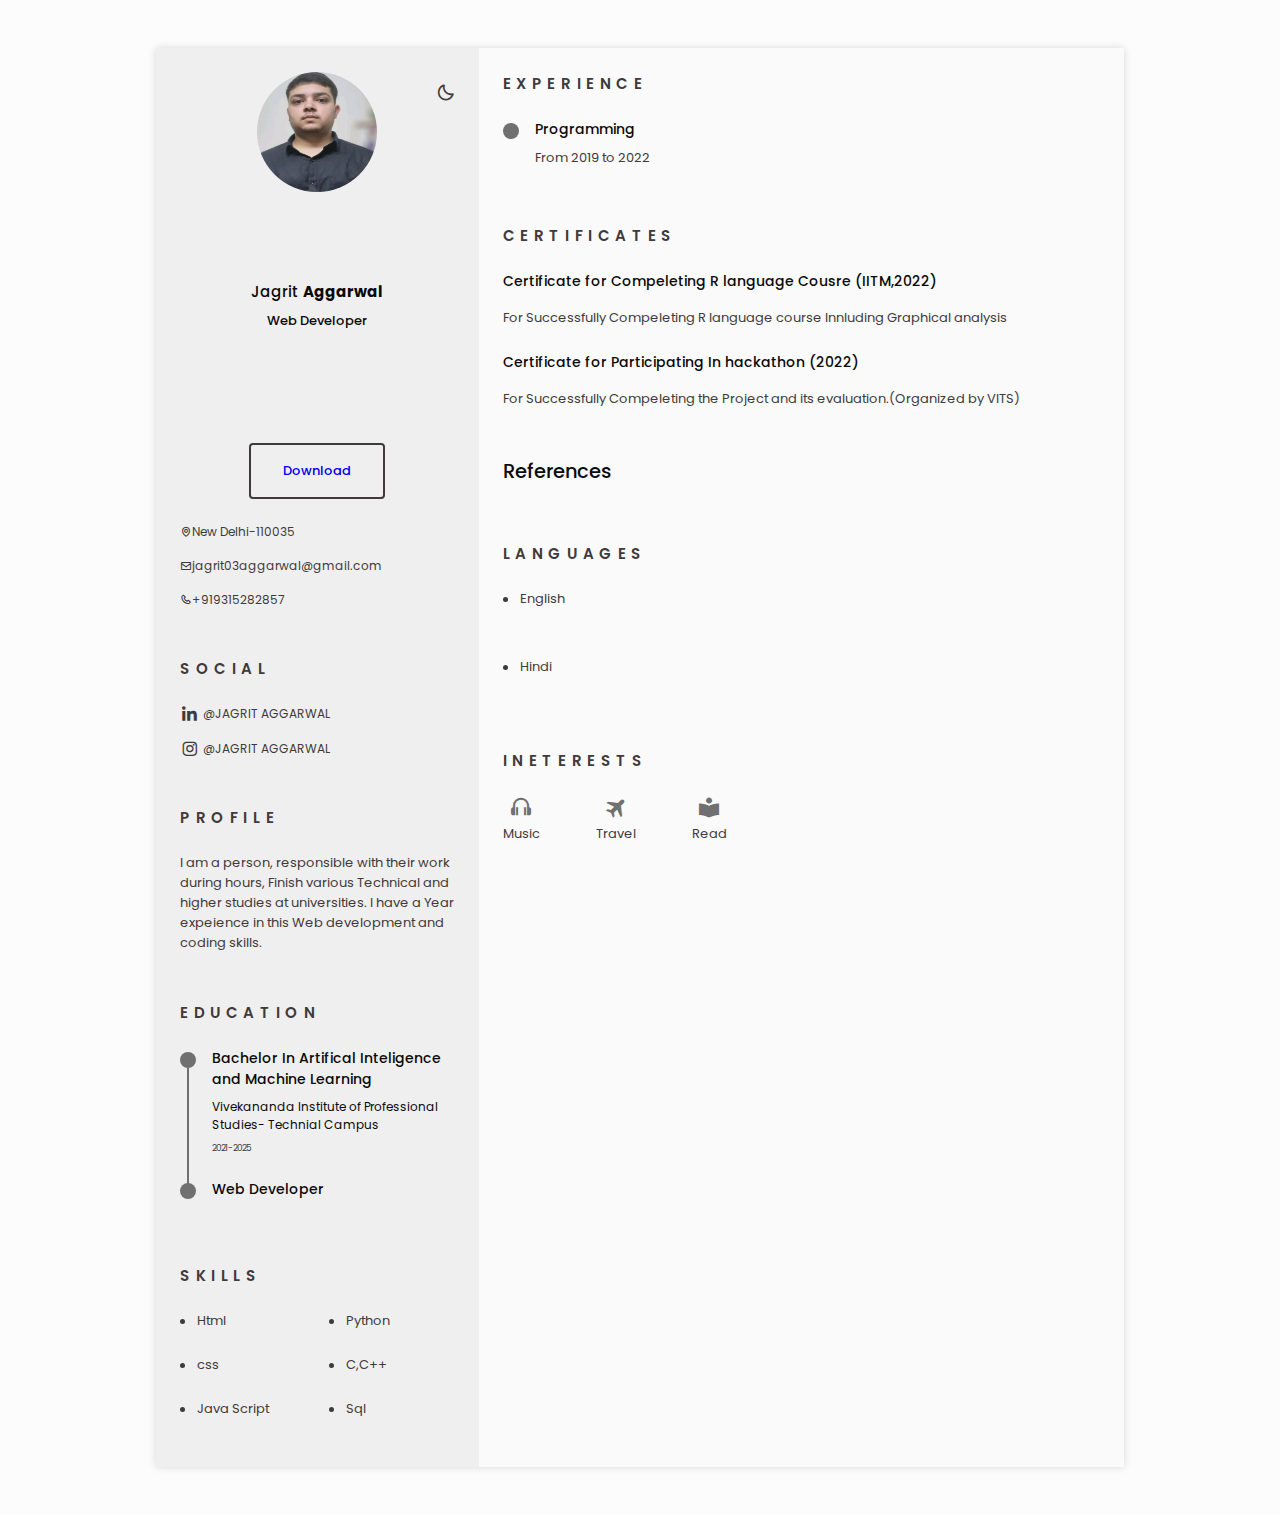
<file: Index.html>
<!DOCTYPE html>
<html lang="en">

<head>
    <meta charset="UTF-8">
    <meta name="viewport" content="width=device-width, initial-scale=1.0">
    <link rel="stylesheet" href="https://cdn.jsdelivr.net/npm/boxicons@latest/css/boxicons.min.css">

    <link rel="stylesheet" href="style.css">
</head>

<body>

    <header class="l-header" id="header">
        <nav class="nav bd-container">
            <a href="#" class="nav__logo">Jagrit Aggarwal</a>
            <div class="nav__menu" id="nav-menu">
                <ul class="nav__list">
                    <li class="nav__item">
                        <a href="#home" class="nav__link active-link">
                            <i class='bx bx-home nav__icon'></i>Home
                        </a>
                    </li>

                    <li class="nav__item">
                        <a href="#profile" class="nav__link">
                            <i class='bx bx-user nav__icon'></i>Profile
                        </a>
                    </li>

                    <li class="nav__item">
                        <a href="#education" class="nav__link">
                            <i class='bx bx-book nav__icon'></i>Education
                        </a>
                    </li>

                    <li class="nav__item">
                        <a href="#skills" class="nav__link">
                            <i class='bx bxs-receipt nav__icon'></i>Skills
                        </a>
                    </li>

                    <li class="nav__item">
                        <a href="#experience" class="nav__link">
                            <i class='bx bx-briefcase-alt'></i>Experience
                        </a>
                    </li>

                    <li class="nav__item">
                        <a href="#certificates" class="nav__link">
                            <i class='bx bxs-award nav__icon'></i>Certificates
                        </a>
                    </li>

                    <li class="nav__item">
                        <a href="#references" class="nav__link">
                            <i class='bx bxs-extension nav__icon'></i>References
                        </a>
                    </li>
                </ul>
            </div>
            <div class="nav__toggle" id="nav-toggle">
                <i class='bx bx-grid-alt'></i>
            </div>
        </nav>

    </header>
    <main class="l-main bd-container">
        <div class="resume">
            <div class="resume__left">
                <section class="home" id="home">
                    <div class="home__container section bd-grid">
                        <div class="home__data bd-grid">
                            <img src="img.jpg" alt="" class="home__img">
                            <h1 class="home__tittle">
                                Jagrit <b>Aggarwal</b>
                            </h1>
                            <h3 class="home__profession">Web Developer</h3>
                            <div>
                                <a download="" href="ResumeCv.pdf" class="home__button-movil">Download

                                </a>
                            </div>
                        </div>
                        <div class="home__address bd-grid">
                            <span class="home__information">
                                <i class='bx bx-map'></i> New Delhi-110035
                            </span>
                            <span class="home__information">
                                <i class='bx bx-envelope'></i> jagrit03aggarwal@gmail.com
                            </span>
                            <span class="home__information">
                                <i class='bx bx-phone'></i> +919315282857
                            </span>
                        </div>
                    </div>
                    <i class='bx bx-moon change-theme' tittle="theme" id="theme-button"></i>

                    <i class='bx bxs-download generate-pdf' tittle="Generate PDF" id="resume-button"></i>









                </section>

                <section class="social section">
                    <h2 class="section-tittle">
                        SOCIAL
                    </h2>
                    <div class="social__container bd-grid">
                        <a href="https://www.linkedin.com/in/jagrit-agarwal-44426014a/" target="_blank" class="social__link">
                            <i class='bx bxl-linkedin social__icon' ></i> @JAGRIT AGGARWAL
                            </a>
                                <a href="https://www.instagram.com/anuj_aggarwal_369/" target="_blank" class="social__link">
                                    <i class='bx bxl-instagram social__icon'></i> @JAGRIT AGGARWAL
                                    </a>

                        
                    </div>
                </section>

                <section class="profile section" id="proifle">
                    <h2 class="section-tittle">
                        Profile
                    </h2>
                    <p class="profile__description">
                        I am a person, responsible with their work during hours, Finish various Technical and higher studies at universities. I have a Year expeience in this Web development and coding skills.
                    </p>
                </section>
                <section class="edcuation section" id="education">
                    <h2 class="section-tittle">
                        Education
                    </h2>
                    <div class="education__container bd-grid">
                        <div class="education__content">
                            <div class="education__time">
                                <span class="education__rounder">

                                </span>
                                <span class="education__line">

                                </span>
                            </div>
                            <div class="education__data bd-grid">
                                <h3 class="education__tittle">
                                    Bachelor In Artifical Inteligence and Machine Learning
                                </h3>
                                <span class="education__studies">
                                    Vivekananda Institute of Professional Studies- Technial Campus
                                </span>
                                <span class="education__year">
                                    2021-2025
                                </span>

                            </div>
                        </div>
                        <!--copy from here to add more edu details -->
                        <div 
                        class="education__content">
                            <div class="education__time">
                                <span class="education__rounder">

                                </span>
                                <!-- <span class="education__line"> -->

                                </span>
                            </div>
                            <div class="education__data bd-grid">
                                <h3 class="education__tittle">
                                    Web Developer
                                </h3>
                                <span class="education__studies">
                                </span>
                                <span class="education__year">

                                </span>
                                
                            </div>
                        </div>
                        <!-- till here!-->
                        
                    </div>
                </section>
                <section class="skills section" id="skills">
                    <h2 class="section-tittle">
                        Skills
                    </h2>
                    <div class="skills__content bd-grid">
                        <ul class="skills_data">
                            <li class="skills__name">
                                <span class="skills__circle">

                                </span> Html
                            </li>
                            <li class="skills__name">
                                <span class="skills__circle">

                                </span> css
                            </li>
                            <li class="skills__name">
                                <span class="skills__circle">

                                </span> Java Script
                            </li>
                        </ul>
                        <ul class="skills_data">
                            <li class="skills__name">
                                <span class="skills__circle">

                                </span> Python
                            </li>
                            <li class="skills__name">
                                <span class="skills__circle">

                                </span> C,C++
                            </li>
                            <li class="skills__name">
                                <span class="skills__circle">

                                </span> Sql
                            </li>
                        </ul>
                    </div>


                </section>








            </div>
            <div class="resume__right">
                <section class="experience section" id="experience">
                    <h2 class="section-tittle">Experience</h2>
                    <div class="experience__container bd-grid">
                        <!--copy from here to below to add more info of exp-->
                        <div class="experience__content">
                            <div class="experience__time">
                                <span class="experience__rounder">

                                </span>
                                <!-- to add or remove line ad or remove comm
                                    <span class="experience__line">

                                </span>  -->
                            </div>
                            <div class="experience__data bd-grid">
                                <h3 class="experience__tittle">

                                    Programming
                                </h3>
                                <span class="experience__company">
                                    From 2019 to 2022
                                </span>
                                <p class="experience__description">
                                    <!--enter description of work-->
                                </p>

                            </div>
                        </div>
                        <!--till here-->
                    </div>
                </section>

                <section class="certificate section" id="certificates">
                    <h2 class="section-tittle">
                        Certificates
                    </h2>

                    <div class="certificate__container bd-grid">
                        <div class="certificate__content">
                            <h3 class="certificate__tittle">
                                Certificate for Compeleting R language Cousre (IITM,2022)
                            </h3>
                            <p class="cretficate__description">
                                For Successfully Compeleting R language course Innluding Graphical analysis
                            </p>


                        </div>
                        <div class="certificate__content">
                            <h3 class="certificate__tittle">
                                Certificate for Participating In hackathon (2022)
                            </h3>
                            <p class="cretficate__description">
                                For Successfully Compeleting the Project and its evaluation.(Organized by VITS)
                            </p>
                            

                        </div>
                    </div>

                </section>

                <section class="refrences section" id="references">
                    <h2 class="section_tittle">
                        References
                    </h2>
                    <div class="references__container bd-grid">
                        <!-- repeat below to add more ref-->
                        <div class="references__content bd-grid">
                            <span class="references__subtittle">
                                <!--ref given by details(their tittle )-->
                            </span>
                            <h3 class="references_tittle">
                                <!-- name of person-->
                            </h3>
                            <ul class="referneces__contact">
                                <li>
                                    <!--details in list-->
                                </li>
                            </ul>
                        </div>
                    </div>

                </section>

                <section class="languages section">
                    <h2 class="section-tittle">
                        languages
                    </h2>
                    <div class="languages__container">
                        <ul class="languages_content bd-grid">
                            <li class="languages__name">
                                <span class="languages__circle">

                                </span> English
                            </li>
                            <li class="languages__name">
                                <span class="languages__circle">

                                </span> Hindi
                            </li>
                        </ul>
                    </div>
                </section>

                <section class="ineterests section">
                    <h2 class="section-tittle">
                        ineterests
                    </h2>
                    <div class="interests__container bd-grid">
                        <div class="interests__content">
                            <i class='bx bx-headphone interests__icon'></i>
                            <span class="interests__name">
                                Music
                            </span>
                        </div>
                        <div class="interests__content">
                            <i class='bx bxs-plane-alt interests__icon'></i>
                            <span class="interests__name">
                                Travel
                            </span>
                        </div>
                        <div class="interests__content">
                            <i class='bx bxs-book-reader interests__icon'></i>
                            <span class="interests__name">
                              Read
                            </span>
                        </div>
                    </div>
                </section>
            </div>
        </div>
    </main>
    <a href="#" class="scrolltop" id="scroll-top">
        <i class='bx bx-up-arrow-alt scrolltop__icon'></i>
    </a>

    <script src=""></script>

    <srcript src="">

    </srcript>

    <script src="script.js">

    </script>

</body>

</html>
</file>
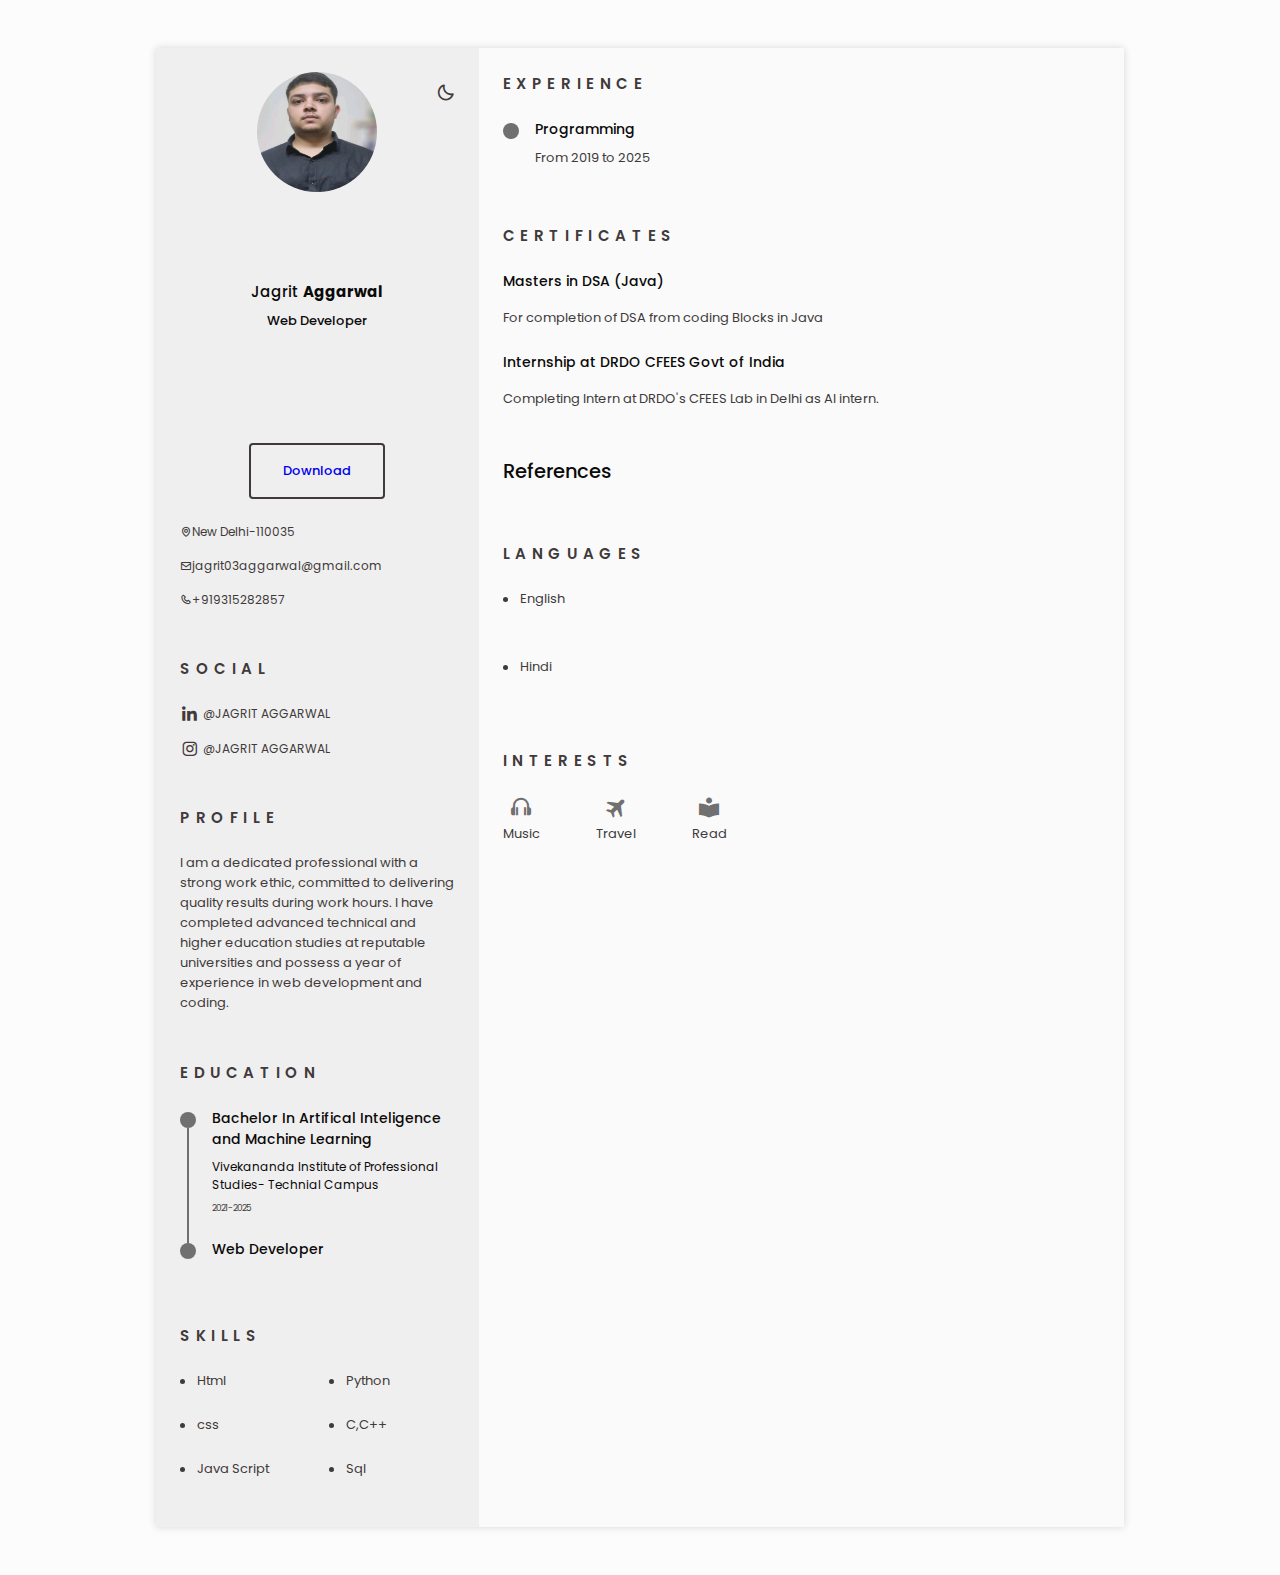
<file: index.html>
<!DOCTYPE html>
<html lang="en">

<head>
    <meta charset="UTF-8">
    <meta name="viewport" content="width=device-width, initial-scale=1.0">
    <link rel="stylesheet" href="https://cdn.jsdelivr.net/npm/boxicons@latest/css/boxicons.min.css">

    <link rel="stylesheet" href="style.css">
</head>

<body>

    <header class="l-header" id="header">
        <nav class="nav bd-container">
            <a href="#" class="nav__logo">Jagrit Aggarwal</a>
            <div class="nav__menu" id="nav-menu">
                <ul class="nav__list">
                    <li class="nav__item">
                        <a href="#home" class="nav__link active-link">
                            <i class='bx bx-home nav__icon'></i>Home
                        </a>
                    </li>

                    <li class="nav__item">
                        <a href="#profile" class="nav__link active-link">
                            <i class='bx bx-user nav__icon'></i>Profile
                        </a>
                    </li>

                    <li class="nav__item">
                        <a href="#education" class="nav__link active-link">
                            <i class='bx bx-book nav__icon'></i>Education
                        </a>
                    </li>

                    <li class="nav__item">
                        <a href="#skills" class="nav__link active-link">
                            <i class='bx bxs-receipt nav__icon'></i>Skills
                        </a>
                    </li>

                    <li class="nav__item">
                        <a href="#experience" class="nav__link active-link">
                            <i class='bx bx-briefcase-alt nav__icon'></i>Experience
                        </a>
                    </li>

                    <li class="nav__item">
                        <a href="#certificates" class="nav__link active-link">
                            <i class='bx bxs-award nav__icon'></i>Certificates
                        </a>
                    </li>

                    <li class="nav__item">
                        <a href="#references" class="nav__link active-link">
                            <i class='bx bxs-extension nav__icon'></i>References
                        </a>
                    </li>
                </ul>
            </div>
            <div class="nav__toggle" id="nav-toggle">
                <i class='bx bx-grid-alt'></i>
            </div>
        </nav>

    </header>
    <main class="l-main bd-container">
        <div class="resume">
            <div class="resume__left">
                <section class="home" id="home">
                    <div class="home__container section bd-grid">
                        <div class="home__data bd-grid">
                            <img src="img.jpg" alt="" class="home__img">
                            <h1 class="home__tittle">
                                Jagrit <b>Aggarwal</b>
                            </h1>
                            <h3 class="home__profession">Web Developer</h3>
                            <div>
                                <a download="" href="ResumeCv.pdf" class="home__button-movil">Download

                                </a>
                            </div>
                        </div>
                        <div class="home__address bd-grid">
                            <span class="home__information">
                                <i class='bx bx-map'></i> New Delhi-110035
                            </span>
                            <span class="home__information">
                                <i class='bx bx-envelope'></i> jagrit03aggarwal@gmail.com
                            </span>
                            <span class="home__information">
                                <i class='bx bx-phone'></i> +919315282857
                            </span>
                        </div>
                    </div>
                    <i class='bx bx-moon change-theme' tittle="theme" id="theme-button"></i>

                    <i class='bx bxs-download generate-pdf' tittle="Generate PDF" id="resume-button"></i>









                </section>

                <section class="social section">
                    <h2 class="section-tittle">
                        SOCIAL
                    </h2>
                    <div class="social__container bd-grid">
                        <a href="https://www.linkedin.com/in/jagrit-agarwal-44426014a/" target="_blank" class="social__link">
                            <i class='bx bxl-linkedin social__icon' ></i> @JAGRIT AGGARWAL
                            </a>
                                <a href="https://www.instagram.com/anuj_aggarwal_369/" target="_blank" class="social__link">
                                    <i class='bx bxl-instagram social__icon'></i> @JAGRIT AGGARWAL
                                    </a>

                        
                    </div>
                </section>

                <section class="profile section" id="profile">
                    <h2 class="section-tittle">
                        Profile
                    </h2>
                    <p class="profile__description">
                        I am a dedicated professional with a strong work ethic, committed to delivering quality results during work hours. I have completed advanced technical and higher education studies at reputable universities and possess a year of experience in web development and coding.
                    </p>
                </section>
                <section class="edcuation section" id="education">
                    <h2 class="section-tittle">
                        Education
                    </h2>
                    <div class="education__container bd-grid">
                        <div class="education__content">
                            <div class="education__time">
                                <span class="education__rounder">

                                </span>
                                <span class="education__line">

                                </span>
                            </div>
                            <div class="education__data bd-grid">
                                <h3 class="education__tittle">
                                    Bachelor In Artifical Inteligence and Machine Learning
                                </h3>
                                <span class="education__studies">
                                    Vivekananda Institute of Professional Studies- Technial Campus
                                </span>
                                <span class="education__year">
                                    2021-2025
                                </span>

                            </div>
                        </div>
                        <!--copy from here to add more edu details -->
                        <div 
                        class="education__content">
                            <div class="education__time">
                                <span class="education__rounder">

                                </span>
                                <!-- <span class="education__line"> -->

                                </span>
                            </div>
                            <div class="education__data bd-grid">
                                <h3 class="education__tittle">
                                    Web Developer
                                </h3>
                                <span class="education__studies">
                                </span>
                                <span class="education__year">

                                </span>
                                
                            </div>
                        </div>
                        <!-- till here!-->
                        
                    </div>
                </section>
                <section class="skills section" id="skills">
                    <h2 class="section-tittle">
                        Skills
                    </h2>
                    <div class="skills__content bd-grid">
                        <ul class="skills_data">
                            <li class="skills__name">
                                <span class="skills__circle">

                                </span> Html
                            </li>
                            <li class="skills__name">
                                <span class="skills__circle">

                                </span> css
                            </li>
                            <li class="skills__name">
                                <span class="skills__circle">

                                </span> Java Script
                            </li>
                        </ul>
                        <ul class="skills_data">
                            <li class="skills__name">
                                <span class="skills__circle">

                                </span> Python
                            </li>
                            <li class="skills__name">
                                <span class="skills__circle">

                                </span> C,C++
                            </li>
                            <li class="skills__name">
                                <span class="skills__circle">

                                </span> Sql
                            </li>
                        </ul>
                    </div>


                </section>








            </div>
            <div class="resume__right">
                <section class="experience section" id="experience">
                    <h2 class="section-tittle">Experience</h2>
                    <div class="experience__container bd-grid">
                        <!--copy from here to below to add more info of exp-->
                        <div class="experience__content">
                            <div class="experience__time">
                                <span class="experience__rounder">

                                </span>
                                <!-- to add or remove line ad or remove comm
                                    <span class="experience__line">

                                </span>  -->
                            </div>
                            <div class="experience__data bd-grid">
                                <h3 class="experience__tittle">

                                    Programming
                                </h3>
                                <span class="experience__company">
                                    From 2019 to 2025
                                </span>
                                <p class="experience__description">
                                    <!--enter description of work-->
                                </p>

                            </div>
                        </div>
                        <!--till here-->
                    </div>
                </section>

                <section class="certificate section" id="certificates">
                    <h2 class="section-tittle">
                        Certificates
                    </h2>

                    <div class="certificate__container bd-grid">
                        <div class="certificate__content">
                            <h3 class="certificate__tittle">
                                Masters in DSA (Java)
                            </h3>
                            <p class="cretficate__description">
                                For completion of DSA from coding Blocks in Java
                            </p>


                        </div>
                        
                        <div class="certificate__content">
                            <h3 class="certificate__tittle">
                                Internship at DRDO CFEES Govt of India
                            </h3>
                            <p class="cretficate__description">
                                Completing Intern at DRDO's CFEES Lab in Delhi as AI intern.
                            </p>
                            

                        </div>
                    </div>

                </section>

                <section class="refrences section" id="references">
                    <h2 class="section_tittle">
                        References
                    </h2>
                    <div class="references__container bd-grid">
                        <!-- repeat below to add more ref-->
                        <div class="references__content bd-grid">
                            <span class="references__subtittle">
                                <!--ref given by details(their tittle )-->
                            </span>
                            <h3 class="references_tittle">
                                <!-- name of person-->
                            </h3>
                            <ul class="referneces__contact">
                                <li>
                                    <!--details in list-->
                                </li>
                            </ul>
                        </div>
                    </div>

                </section>

                <section class="languages section">
                    <h2 class="section-tittle">
                        languages
                    </h2>
                    <div class="languages__container">
                        <ul class="languages_content bd-grid">
                            <li class="languages__name">
                                <span class="languages__circle">

                                </span> English
                            </li>
                            <li class="languages__name">
                                <span class="languages__circle">

                                </span> Hindi
                            </li>
                        </ul>
                    </div>
                </section>

                <section class="ineterests section">
                    <h2 class="section-tittle">
                        interests
                    </h2>
                    <div class="interests__container bd-grid">
                        <div class="interests__content">
                            <i class='bx bx-headphone interests__icon'></i>
                            <span class="interests__name">
                                Music
                            </span>
                        </div>
                        <div class="interests__content">
                            <i class='bx bxs-plane-alt interests__icon'></i>
                            <span class="interests__name">
                                Travel
                            </span>
                        </div>
                        <div class="interests__content">
                            <i class='bx bxs-book-reader interests__icon'></i>
                            <span class="interests__name">
                              Read
                            </span>
                        </div>
                    </div>
                </section>
            </div>
        </div>
    </main>
    <a href="#" class="scrolltop" id="scroll-top">
        <i class='bx bx-up-arrow-alt scrolltop__icon'></i>
    </a>

    <script src=""></script>

    <srcript src="">

    </srcript>

    <script src="script.js">

    </script>

</body>

</html>
</file>
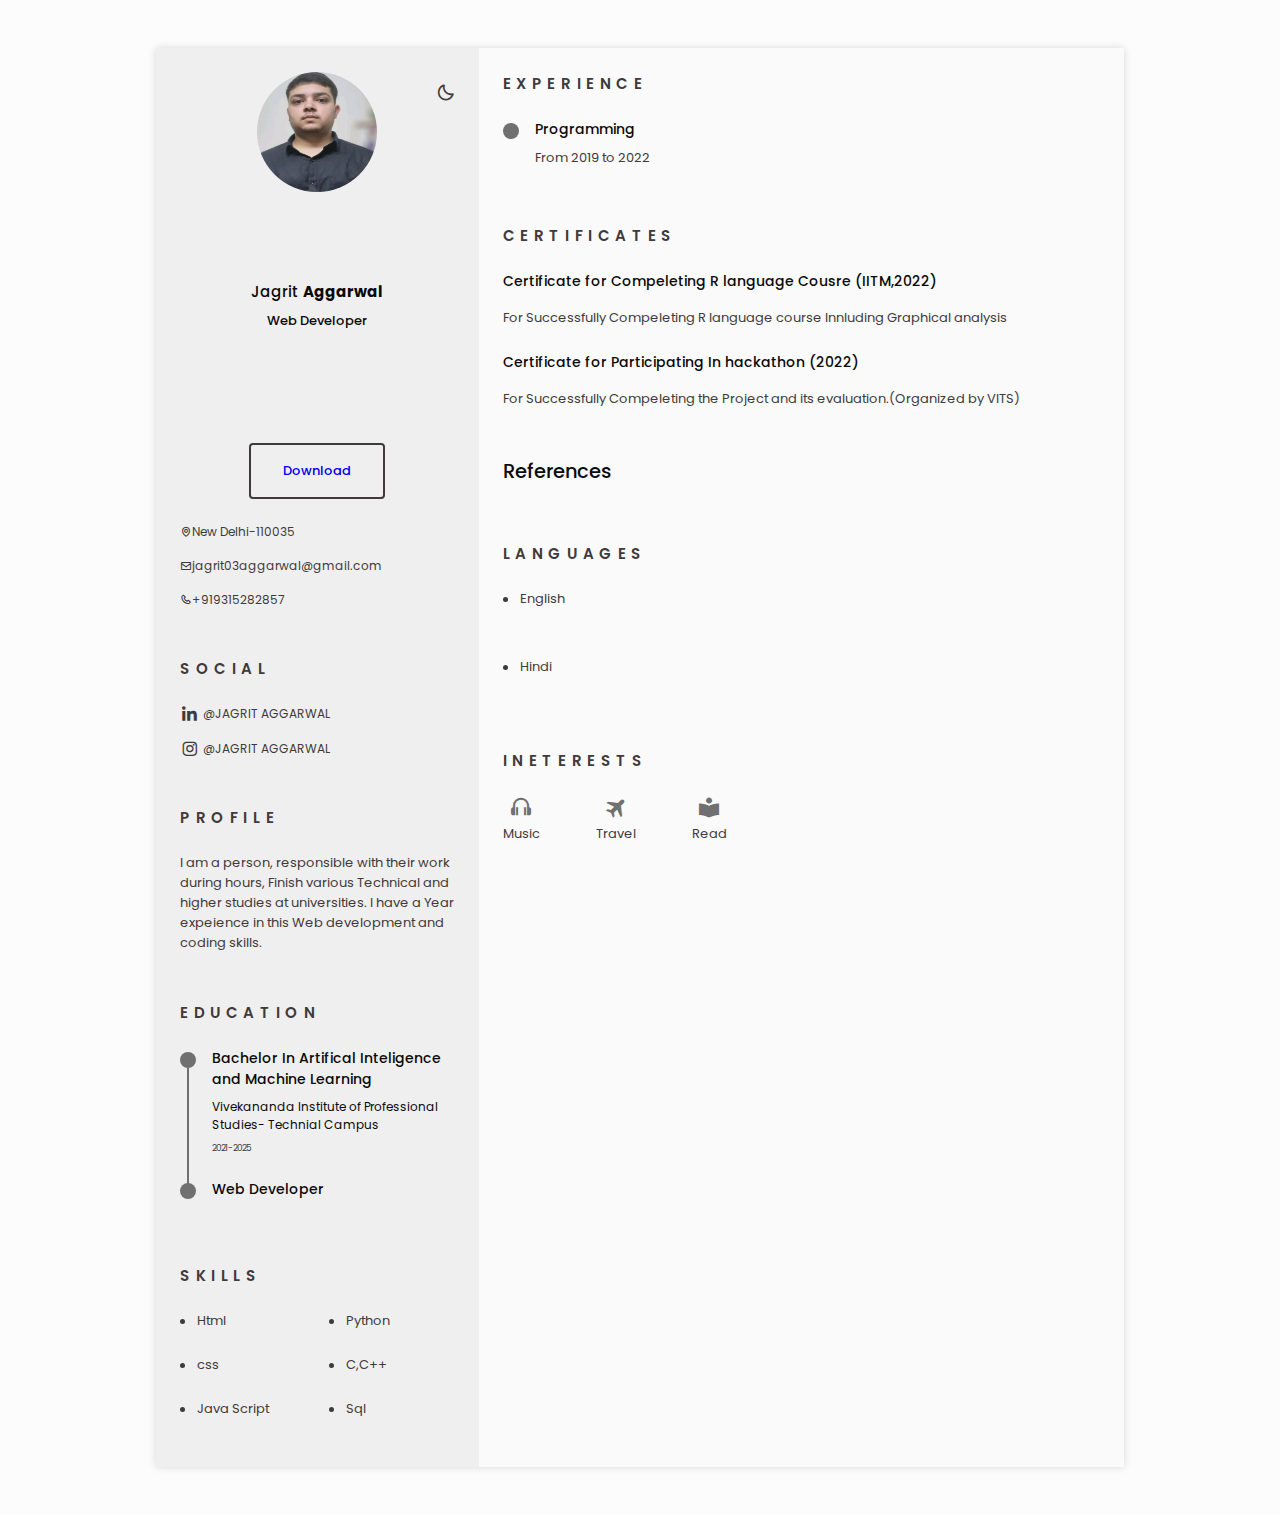
<file: body.html>
<!DOCTYPE html>
<html lang="en">

<head>
    <meta charset="UTF-8">
    <meta name="viewport" content="width=device-width, initial-scale=1.0">
    <link rel="stylesheet" href="https://cdn.jsdelivr.net/npm/boxicons@latest/css/boxicons.min.css">

    <link rel="stylesheet" href="style.css">
</head>

<body>

    <header class="l-header" id="header">
        <nav class="nav bd-container">
            <a href="#" class="nav__logo">Jagrit Aggarwal</a>
            <div class="nav__menu" id="nav-menu">
                <ul class="nav__list">
                    <li class="nav__item">
                        <a href="#home" class="nav__link active-link">
                            <i class='bx bx-home nav__icon'></i>Home
                        </a>
                    </li>

                    <li class="nav__item">
                        <a href="#profile" class="nav__link">
                            <i class='bx bx-user nav__icon'></i>Profile
                        </a>
                    </li>

                    <li class="nav__item">
                        <a href="#education" class="nav__link">
                            <i class='bx bx-book nav__icon'></i>Education
                        </a>
                    </li>

                    <li class="nav__item">
                        <a href="#skills" class="nav__link">
                            <i class='bx bxs-receipt nav__icon'></i>Skills
                        </a>
                    </li>

                    <li class="nav__item">
                        <a href="#experience" class="nav__link">
                            <i class='bx bx-briefcase-alt'></i>Experience
                        </a>
                    </li>

                    <li class="nav__item">
                        <a href="#certificates" class="nav__link">
                            <i class='bx bxs-award nav__icon'></i>Certificates
                        </a>
                    </li>

                    <li class="nav__item">
                        <a href="#references" class="nav__link">
                            <i class='bx bxs-extension nav__icon'></i>References
                        </a>
                    </li>
                </ul>
            </div>
            <div class="nav__toggle" id="nav-toggle">
                <i class='bx bx-grid-alt'></i>
            </div>
        </nav>

    </header>
    <main class="l-main bd-container">
        <div class="resume">
            <div class="resume__left">
                <section class="home" id="home">
                    <div class="home__container section bd-grid">
                        <div class="home__data bd-grid">
                            <img src="img.jpg" alt="" class="home__img">
                            <h1 class="home__tittle">
                                Jagrit <b>Aggarwal</b>
                            </h1>
                            <h3 class="home__profession">Web Developer</h3>
                            <div>
                                <a download="" href="ResumeCv.pdf" class="home__button-movil">Download

                                </a>
                            </div>
                        </div>
                        <div class="home__address bd-grid">
                            <span class="home__information">
                                <i class='bx bx-map'></i> New Delhi-110035
                            </span>
                            <span class="home__information">
                                <i class='bx bx-envelope'></i> jagrit03aggarwal@gmail.com
                            </span>
                            <span class="home__information">
                                <i class='bx bx-phone'></i> +919315282857
                            </span>
                        </div>
                    </div>
                    <i class='bx bx-moon change-theme' tittle="theme" id="theme-button"></i>

                    <i class='bx bxs-download generate-pdf' tittle="Generate PDF" id="resume-button"></i>









                </section>

                <section class="social section">
                    <h2 class="section-tittle">
                        SOCIAL
                    </h2>
                    <div class="social__container bd-grid">
                        <a href="https://www.linkedin.com/in/jagrit-agarwal-44426014a/" target="_blank" class="social__link">
                            <i class='bx bxl-linkedin social__icon' ></i> @JAGRIT AGGARWAL
                            </a>
                                <a href="https://www.instagram.com/anuj_aggarwal_369/" target="_blank" class="social__link">
                                    <i class='bx bxl-instagram social__icon'></i> @JAGRIT AGGARWAL
                                    </a>

                        
                    </div>
                </section>

                <section class="profile section" id="proifle">
                    <h2 class="section-tittle">
                        Profile
                    </h2>
                    <p class="profile__description">
                        I am a person, responsible with their work during hours, Finish various Technical and higher studies at universities. I have a Year expeience in this Web development and coding skills.
                    </p>
                </section>
                <section class="edcuation section" id="education">
                    <h2 class="section-tittle">
                        Education
                    </h2>
                    <div class="education__container bd-grid">
                        <div class="education__content">
                            <div class="education__time">
                                <span class="education__rounder">

                                </span>
                                <span class="education__line">

                                </span>
                            </div>
                            <div class="education__data bd-grid">
                                <h3 class="education__tittle">
                                    Bachelor In Artifical Inteligence and Machine Learning
                                </h3>
                                <span class="education__studies">
                                    Vivekananda Institute of Professional Studies- Technial Campus
                                </span>
                                <span class="education__year">
                                    2021-2025
                                </span>

                            </div>
                        </div>
                        <!--copy from here to add more edu details -->
                        <div 
                        class="education__content">
                            <div class="education__time">
                                <span class="education__rounder">

                                </span>
                                <!-- <span class="education__line"> -->

                                </span>
                            </div>
                            <div class="education__data bd-grid">
                                <h3 class="education__tittle">
                                    Web Developer
                                </h3>
                                <span class="education__studies">
                                </span>
                                <span class="education__year">

                                </span>
                                
                            </div>
                        </div>
                        <!-- till here!-->
                        
                    </div>
                </section>
                <section class="skills section" id="skills">
                    <h2 class="section-tittle">
                        Skills
                    </h2>
                    <div class="skills__content bd-grid">
                        <ul class="skills_data">
                            <li class="skills__name">
                                <span class="skills__circle">

                                </span> Html
                            </li>
                            <li class="skills__name">
                                <span class="skills__circle">

                                </span> css
                            </li>
                            <li class="skills__name">
                                <span class="skills__circle">

                                </span> Java Script
                            </li>
                        </ul>
                        <ul class="skills_data">
                            <li class="skills__name">
                                <span class="skills__circle">

                                </span> Python
                            </li>
                            <li class="skills__name">
                                <span class="skills__circle">

                                </span> C,C++
                            </li>
                            <li class="skills__name">
                                <span class="skills__circle">

                                </span> Sql
                            </li>
                        </ul>
                    </div>


                </section>








            </div>
            <div class="resume__right">
                <section class="experience section" id="experience">
                    <h2 class="section-tittle">Experience</h2>
                    <div class="experience__container bd-grid">
                        <!--copy from here to below to add more info of exp-->
                        <div class="experience__content">
                            <div class="experience__time">
                                <span class="experience__rounder">

                                </span>
                                <!-- to add or remove line ad or remove comm
                                    <span class="experience__line">

                                </span>  -->
                            </div>
                            <div class="experience__data bd-grid">
                                <h3 class="experience__tittle">

                                    Programming
                                </h3>
                                <span class="experience__company">
                                    From 2019 to 2022
                                </span>
                                <p class="experience__description">
                                    <!--enter description of work-->
                                </p>

                            </div>
                        </div>
                        <!--till here-->
                    </div>
                </section>

                <section class="certificate section" id="certificates">
                    <h2 class="section-tittle">
                        Certificates
                    </h2>

                    <div class="certificate__container bd-grid">
                        <div class="certificate__content">
                            <h3 class="certificate__tittle">
                                Certificate for Compeleting R language Cousre (IITM,2022)
                            </h3>
                            <p class="cretficate__description">
                                For Successfully Compeleting R language course Innluding Graphical analysis
                            </p>


                        </div>
                        <div class="certificate__content">
                            <h3 class="certificate__tittle">
                                Certificate for Participating In hackathon (2022)
                            </h3>
                            <p class="cretficate__description">
                                For Successfully Compeleting the Project and its evaluation.(Organized by VITS)
                            </p>
                            

                        </div>
                    </div>

                </section>

                <section class="refrences section" id="references">
                    <h2 class="section_tittle">
                        References
                    </h2>
                    <div class="references__container bd-grid">
                        <!-- repeat below to add more ref-->
                        <div class="references__content bd-grid">
                            <span class="references__subtittle">
                                <!--ref given by details(their tittle )-->
                            </span>
                            <h3 class="references_tittle">
                                <!-- name of person-->
                            </h3>
                            <ul class="referneces__contact">
                                <li>
                                    <!--details in list-->
                                </li>
                            </ul>
                        </div>
                    </div>

                </section>

                <section class="languages section">
                    <h2 class="section-tittle">
                        languages
                    </h2>
                    <div class="languages__container">
                        <ul class="languages_content bd-grid">
                            <li class="languages__name">
                                <span class="languages__circle">

                                </span> English
                            </li>
                            <li class="languages__name">
                                <span class="languages__circle">

                                </span> Hindi
                            </li>
                        </ul>
                    </div>
                </section>

                <section class="ineterests section">
                    <h2 class="section-tittle">
                        ineterests
                    </h2>
                    <div class="interests__container bd-grid">
                        <div class="interests__content">
                            <i class='bx bx-headphone interests__icon'></i>
                            <span class="interests__name">
                                Music
                            </span>
                        </div>
                        <div class="interests__content">
                            <i class='bx bxs-plane-alt interests__icon'></i>
                            <span class="interests__name">
                                Travel
                            </span>
                        </div>
                        <div class="interests__content">
                            <i class='bx bxs-book-reader interests__icon'></i>
                            <span class="interests__name">
                              Read
                            </span>
                        </div>
                    </div>
                </section>
            </div>
        </div>
    </main>
    <a href="#" class="scrolltop" id="scroll-top">
        <i class='bx bx-up-arrow-alt scrolltop__icon'></i>
    </a>

    <script src=""></script>

    <srcript src="">

    </srcript>

    <script src="script.js">

    </script>

</body>

</html>
</file>
<file: style.css>
@import url('https://fonts.googleapis.com/css2?family=Poppins:wght@400;500;600&display=swap');

:root{
    --header-height: 3rem;
    /*colors*/


    --tittle-color:#0b0a0a;
    --text-color:#403a3a;
    --text-color-light:#707070;
    --container-color:#FAFAFA;
    --container-color-alt:#F0EFeF;
    --body-color:#FCFCFC;

    /*font and typography*/
    --body-font:'Poppins', sans-serif;
    --h1font-size:1.5rem;
    --h2--font--size: 1.25rem;
    --h3-font-size: 1rem;
    --normal-font-size: .938rem;
    --small-font-size: .875rem;
    --smaller-font-size: .813rem;

    /*font weight*/

    --font-medium:500;
    --font-semi-bold:600;

    /*margenes*/

    --mb-1:5rem;
    --mb-2: 1rem;
    --mb-3: 1.5rem;

    /* z indec */

    --z-tooltip: 10;
    --z-fixed: 100;

}

/* base */
*,::before,::after{
    box-sizing: border-box
}
html{
    scroll-behavior: smooth;
}


body{
    margin:0 0 var(--header-height) 0;
    padding: 0;
    font-family: var(--body-font);
    font-size: var(--normal-font-size);
    background-color: var(--body-color);
    color: var(--text-color);
}
h1,h2,h3,ul,p{
    margin:0;
}
h1,h2,h3{
    color:var(--tittle-color);
    font-weight:var(--font-medium);

}
ul{
    padding: 0;
    list-style: none;
}
a{
    text-decoration: none;
}
img{
    max-width:100%;
    height:auto;
}


.section{
    padding:1.5rem 0 ;
}

.section-tittle{
    font-size:var(--h2--font--size);
    color: var(--text-color);
    font-weight: var(--font-semi-bold);
    text-transform:uppercase;
    letter-spacing: .35rem;
    margin-bottom: var(--mb-3);
}

.bd-container{
    max-width: 968px;
    width: calc(100% - 3rem);
    margin-left: var(--mb-3);
    margin-right: var(--mb-3);
}

.bd-grid{
    display: grid;
    gap:1.5rem;

}
.l-header{
    width: 100%;
    position: fixed;
    bottom: 0;
    left: 0;
    z-index: var(--z-fixed);
    background-color: var(--body-color);
    box-shadow: 0 -1px 4px rgba(0,0,0,.1);
    transform: .3s;
}

/*nav*/
.nav{
    height: var(--header-height);
    display:flex;
    justify-content:space-between;
    align-items:center;
    
}

@media screen and (max-width:968px){
    .nav__menu{
        position: fixed;
        bottom: -100%;
        left: 0;
        width: 100%;
        padding: 2rem 1.5rem;
        background-color: var(--body-color);
        box-shadow: 0 1px 4px rgba(0,0,0,.1);
        border-radius: 1rem 1rem 0 0;
        z-index: var(--z-fixed);
        transition: .3;
    }


.nav__logo,
.nav__toggle{
    color: var(--tittle-color);
    font-weight: var(--font-medium);
}

.nav__toggle{
    font-size: 1.2rem;
    cursor:pointer;
}

.nav__item{
    text-align:center;
}
.nav__list{
    display: grid;
    grid-template-columns:repeat(2,1fr);
    gap: 2rem;
}
.nav__link{
    font-size: var(--smaller-font-size);
    color: var(--text-color-light);
    font-weight: var(--font-medium);
}

.nav__link:hover{
    color:var(--text-color);
}

.nav__icon{
    font-size: 1.2rem;
    margin-bottom: var(--mb-1);
}

.show-menu{
    bottom: var(--header-height);
}
.active-link{
    color: var(--tittle-color);
}
}
.home{
    position: relative;
}
.home__container{
    gap: 3rem;
}
.home__data{
    gap: .5rem;
    text-align: center;
}
.home__img{
    width: 120px;
    height: 120px;
    border-radius: 50%;
    justify-self: center;
    margin-bottom: var(--mb-1);
}
.home__tittle{
    font-size: var(--h1font-size);
}
.home__profession{
    font-size: var(--normal-font-size);
    margin-bottom: var(--mb-1);
}
.home__address{
    gap: 1rem;
}
.home__information{
    display: flex;
    align-items: center;
    font-size: var(--small-font-size);
}
.home__icon{
    font-size: 1.2rem;
    margin-right: .25rem;
}
.home__button-movil{
    display: inline-block;
    border: 2px solid var(--text-color);
    padding: 1rem 2rem;
    border-radius: .25rem;
    transition: .3s;
    font-weight: var(--font-medium);
    margin-top: var(--mb-3);
}
.home__button-mvil:hover{
    background-color: var(--text-color);
    color: var(--container-color);
    
}
.social__container{
    grid-template-columns: max-content;
    gap: 1rem;
}
.social__link{
    display: inline-flex;
    align-items: center;
    font-size: var(--small-font-size);
    color: var(--text-color);
}
.social__link:hover{
    color: var(--tittle-color);
}
.social__icon{
    font-size: 1.2rem;
    margin-right: .25rem;
}
.profile__description{
    text-align: center;
}
.education__content,
.experience__content{
    display: flex;
}
.education__time,
.experience__time{
    padding-right: 1rem;
}
.education__rounder,
.experience__rounder{
    position: relative;
    display: block;
    width: 16px;
    height: 16px;
    background-color: var(--text-color-light);
    border-radius: 50%;
    margin-top: .25rem;

}
.education__line,
.experience__line{
    display: block;
    width: 2px;
    height: 110%;
    background-color: var(--text-color-light);
    transform: translate(7px , 0);
}

.education__data,
.experience__data{
    gap: .5rem;
}

.education__tittle,
.experience__tittle{
    font-size: var(--h3-font-size);
}
.education__studies,.education__company{
    font-size: var(--small-font-size);
    color: var(--tittle-color);
}
.education__year{
    font-size: var(--smaller-font-size);
}
.skills__content,
.languages__content{
    grid-template-columns: repeat(2, 1fr);
}
.skills_content,
.languages__content{
    gap: 0;
}
.skills__name,
.languages__name{
    display: flex;
    align-items: center;
    margin-bottom: var(--mb-3);
}
.skills__circle,
.languages__circle{
    display: inline-block;
    width: 5px;
    height: 5px;
    background-color: var(--text-color);
    border-radius: 50%;
    margin-right: .75rem;
}
.certificate__tittle{
    font-size: var(--h3-font-size);
    margin-bottom: var(--mb-2);
}

.references__content{
    gap: .25rem;

}
.references__subtittle{
    color: var(--text-color-light);
}
.references__subtittle,
.references__contact{
    font-size: var(--smaller-font-size);
}
.references__tittle{
    font-size: var(--h3-font-size);
}
.interests__container{
    grid-template-columns: repeat(3,1fr);
    margin-top: var(--mb-2);
}
.interests__content{
    display: flex;
    flex-direction: column;
    align-items: center;
}
.interests__icon{
    font-size: 1.5rem;
    color: var(--text-color-light);
    margin-bottom: .25rem;
}
.scrolltop{
    position: fixed;
    right: 1rem;
    bottom:  -20%;
    display: flex;
    justify-content: center;
    align-items: center;
    padding: .3rem;
    background-color: var(--container-color-alt);
    border-radius: var(--z-tooltip);
    transition: .4s;
    /*visibility: hidden;*/
}
.scrolltop__icon{
    font-size: 1.2rem;
    color: var(--text-color);
}
.show-scroll{
    visibility: visible;
    bottom: 5rem;
}
@media screen and (max-width: 320px){
    .nav__list{
        grid-template-columns: repeat(2, 1fr);
        gap: 1rem,.5rem;
    }
}
@media screen and (min-width: 968px){
    body{
        margin: 3rem 0;
    }
    .bd-container{
        margin-left: auto;
        margin-right: auto;
    }
    .l-header,
    .scrolltop{
        display: none;
    }


.resume{
    display:grid;
    grid-template-columns: .5fr 1fr;
    background-color: var(--container-color);
    box-shadow: 0 0 8px rgba(13,12,12,.15);

}
.resume__left{
    background-color: var(--container-color-alt);
}
.resume__left,
.resume__right{
    padding: 0 1.5rem;
}
.generate-pdf{
    display: inline-block;
}
.section-tittle,
.profile__description{
    text-align: initial;
}

.home__container{
    gap: 1.5rem;
}

.references__container{
    grid-template-columns: repeat(2, 1fr);
}
.languages__content{
    grid-template-columns: repeat(2 ,max-content);
    column-gap: 2.5rem;
}
.interests__container{
    grid-template-columns: repeat(3, max-content);
    column-gap: 3.5rem;
}
}
body.dark-theme{
    --tittle-color:#f2f2f2;
    --text-color:#bfbfbf;
    --container-color:#212121;
    --container-color-alt:#181616;
    --body-color:#2b2b2b;
}


.change-theme{
    position: absolute;
    right: 0;
    top: 2.2rem;
    display: flex;
    color: var(--text-color);
    font-size: 1.2rem;
    cursor: pointer;
}

.change-theme:hover{
    color: var(--tittle-color);

}
.scale-cv .change-theme, .scale-cv .generate-pdf{
    display: none;
}
.scale-cv .bd-container{
    max-width: 595ppx;
}
.scale-cv .section{
    padding: 1.5rem 0 .80rem;
}
.scale-cv .section-tittle{
    margin-bottom: .75rem;
}

.scale-cv .resume__left,
.scale-cv .resume__right{
   padding: 0 1rem;
}
.scale-cv .home_img{
    width: 90px;
    height: 90px;
}

.scale-cv .home__container{
    gap: 1.5rem;
}
.scale-cv .home__data{
    gap: .25rem;
}
.scale-cv .home__address,
.scale-cv .social__container{
    gap: .75rem;
}
.scale-cv .education_line,
.scale-cv .experience__line{
    width: 1px;
    height: 110%;transform: translate(5px , 0);
}
body{
    --h1font-size:.938rem;
    --h2--font--size: .938rem;
    --h3-font-size: .875rem;
    --normal-font-size: .813rem;
    --small-font-size: .75rem;
    --smaller-font-size: .688em;


}

.generate-pdf{
    display:none;
    position: absolute;
    top: 2.2rem;
    left:0;
    color: var(--text-color);
    cursor: pointer;

}
.generate-pdf:hover{
    color: var(--tittle-color);
}
</file>
